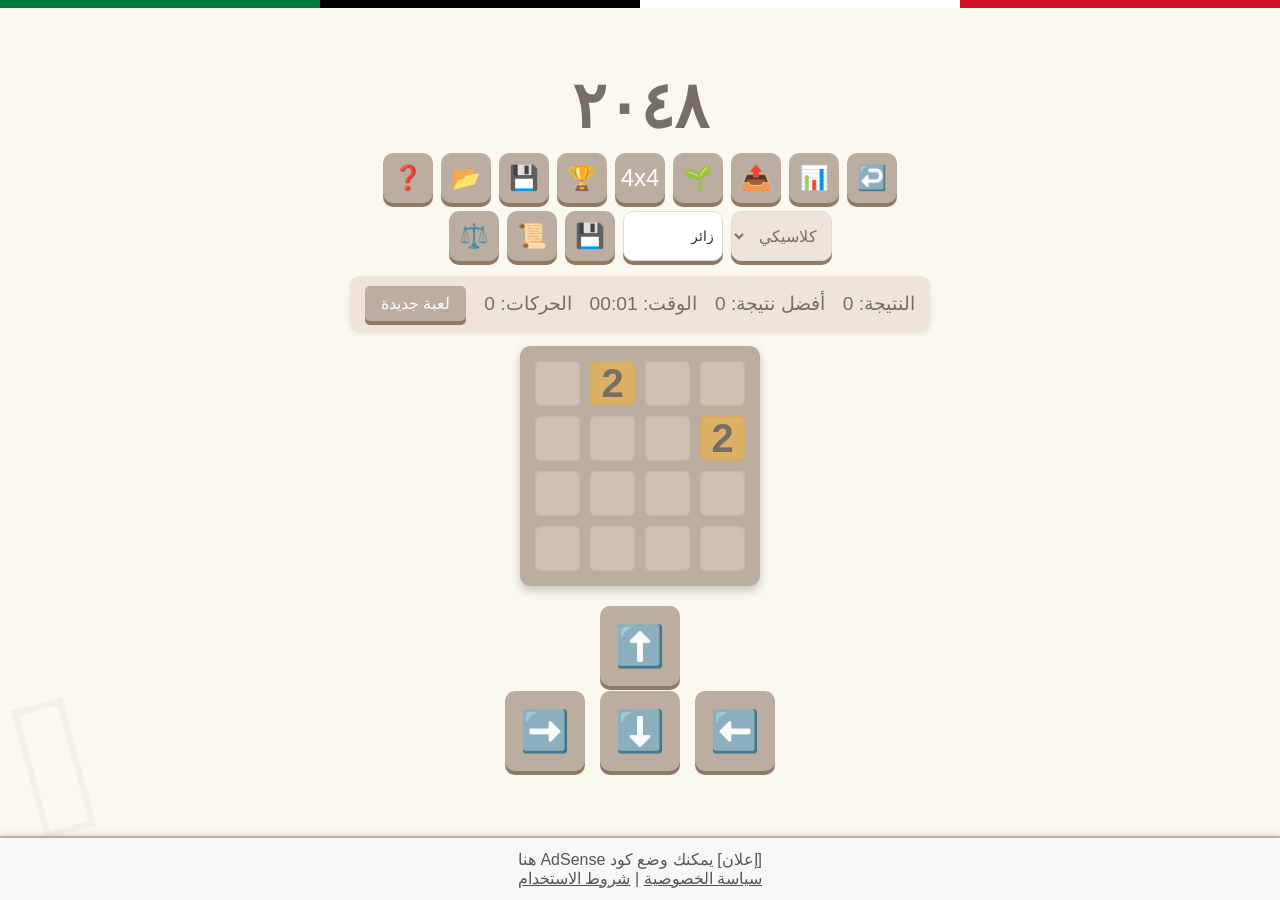
<file: index.html>
<!DOCTYPE html>
<html lang="ar" dir="rtl">
<head>
    <meta charset="UTF-8">
    <meta name="viewport" content="width=device-width, initial-scale=1.0, maximum-scale=1.0, user-scalable=no">
    <title>لعبة 2048 </title>
    <link rel="stylesheet" href="style.css">
    <meta name="theme-color" content="#4a4a4a">
</head>
<body class="theme-classic">
    <!-- شريط ألوان العلم العراقي -->
    <div class="flag-strip">
        <div class="red"></div>
        <div class="white"></div>
        <div class="black"></div>
        <div class="green"></div>
    </div>

    <div class="container">
        <h1 id="game-title">٢٠٤٨</h1>

        <!-- شريط الأدوات مع إضافة اسم المستخدم وروابط السياسات -->
        <div class="toolbar">
            <button id="undo-btn" title="تراجع">↩️</button>
            <button id="stats-btn" title="إحصائيات">📊</button>
            <button id="share-btn" title="مشاركة">📤</button>
            <button id="challenge-toggle" title="وضع التحدي">⚡</button>
            <button id="size-select" title="تغيير الحجم">4x4</button>
            <button id="leaderboard-btn" title="المتصدرين">🏆</button>
            <button id="export-btn" title="تصدير الحفظ">💾</button>
            <button id="import-btn" title="استيراد الحفظ">📂</button>
            <button id="howto-btn" title="كيف تلعب">❓</button>
            <!-- قائمة السمات -->
            <select id="theme-select" class="theme-select" title="اختر السمة">
                <option value="classic">كلاسيكي</option>
                <option value="dark">داكن</option>
                <option value="nature">طبيعة</option>
                <option value="futuristic">مستقبلي</option>
            </select>
            <!-- إدخال اسم اللاعب -->
            <input type="text" id="player-name" placeholder="اسمك" maxlength="20" class="player-name-input">
            <button id="save-name-btn" title="حفظ الاسم" class="toolbar-btn">💾</button>
            <!-- روابط سياسة الخصوصية وشروط الاستخدام (أيقونات) -->
            <a href="privacy-policy.html" style="text-decoration: none;" title="سياسة الخصوصية"><button>📜</button></a>
            <a href="terms-of-service.html" style="text-decoration: none;" title="شروط الاستخدام"><button>⚖️</button></a>
        </div>

        <!-- لوحة النتائج -->
        <div class="score-panel">
            <div>النتيجة: <span id="score">0</span></div>
            <div>أفضل نتيجة: <span id="high-score">0</span></div>
            <div>الوقت: <span id="timer">00:00</span></div>
            <div>الحركات: <span id="moves">0</span></div>
            <button id="new-game">لعبة جديدة</button>
        </div>

        <!-- شبكة اللعبة -->
        <div class="game-board" id="board"></div>

        <!-- أزرار التحكم -->
        <div class="control-buttons">
            <button class="control-btn" data-direction="up">⬆️</button>
            <div class="middle-row">
                <button class="control-btn" data-direction="left">⬅️</button>
                <button class="control-btn" data-direction="down">⬇️</button>
                <button class="control-btn" data-direction="right">➡️</button>
            </div>
        </div>
    </div>

    <!-- إعلان بانر ثابت مع روابط السياسات -->
    <div class="banner-ad">
        [إعلان] يمكنك وضع كود AdSense هنا
        <br>
        <a href="privacy-policy.html" style="color: var(--banner-text);">سياسة الخصوصية</a> | 
        <a href="terms-of-service.html" style="color: var(--banner-text);">شروط الاستخدام</a>
    </div>

    <!-- نوافذ منبثقة -->
    <div id="stats-modal" class="modal">
        <div class="modal-content">
            <span class="close">&times;</span>
            <h2>إحصائيات متقدمة</h2>
            <p>مجموع النقاط: <span id="total-score">0</span></p>
            <p>أكبر رقم: <span id="max-tile">0</span></p>
            <p>مرات الفوز: <span id="win-count">0</span></p>
            <p>مرات الخسارة: <span id="lose-count">0</span></p>
            <p>عدد الألعاب: <span id="games-played">0</span></p>
            <p>متوسط الوقت: <span id="avg-time">00:00</span></p>
        </div>
    </div>

    <div id="leaderboard-modal" class="modal">
        <div class="modal-content">
            <span class="close">&times;</span>
            <h2>🏆 أفضل 10 نتائج</h2>
            <ol id="leaderboard-list"></ol>
        </div>
    </div>

    <div id="howto-modal" class="modal">
        <div class="modal-content howto-content">
            <span class="close">&times;</span>
            <h2>كيف تلعب 2048</h2>
            <div class="howto-text">
                <p>🎯 <strong>الهدف:</strong> ادمج الأرقام المتساوية للوصول إلى 2048.</p>
                <p>🕹️ <strong>الطريقة:</strong> استخدم الأسهم أو السحب لتحريك الأرقام، وستندمج المتساوية.</p>
                <p>✨ <strong>نصائح:</strong> حافظ على أكبر رقم في زاوية، وخطط لحركاتك.</p>
            </div>
        </div>
    </div>

    <script src="script.js"></script>
</body>
</html>
</file>
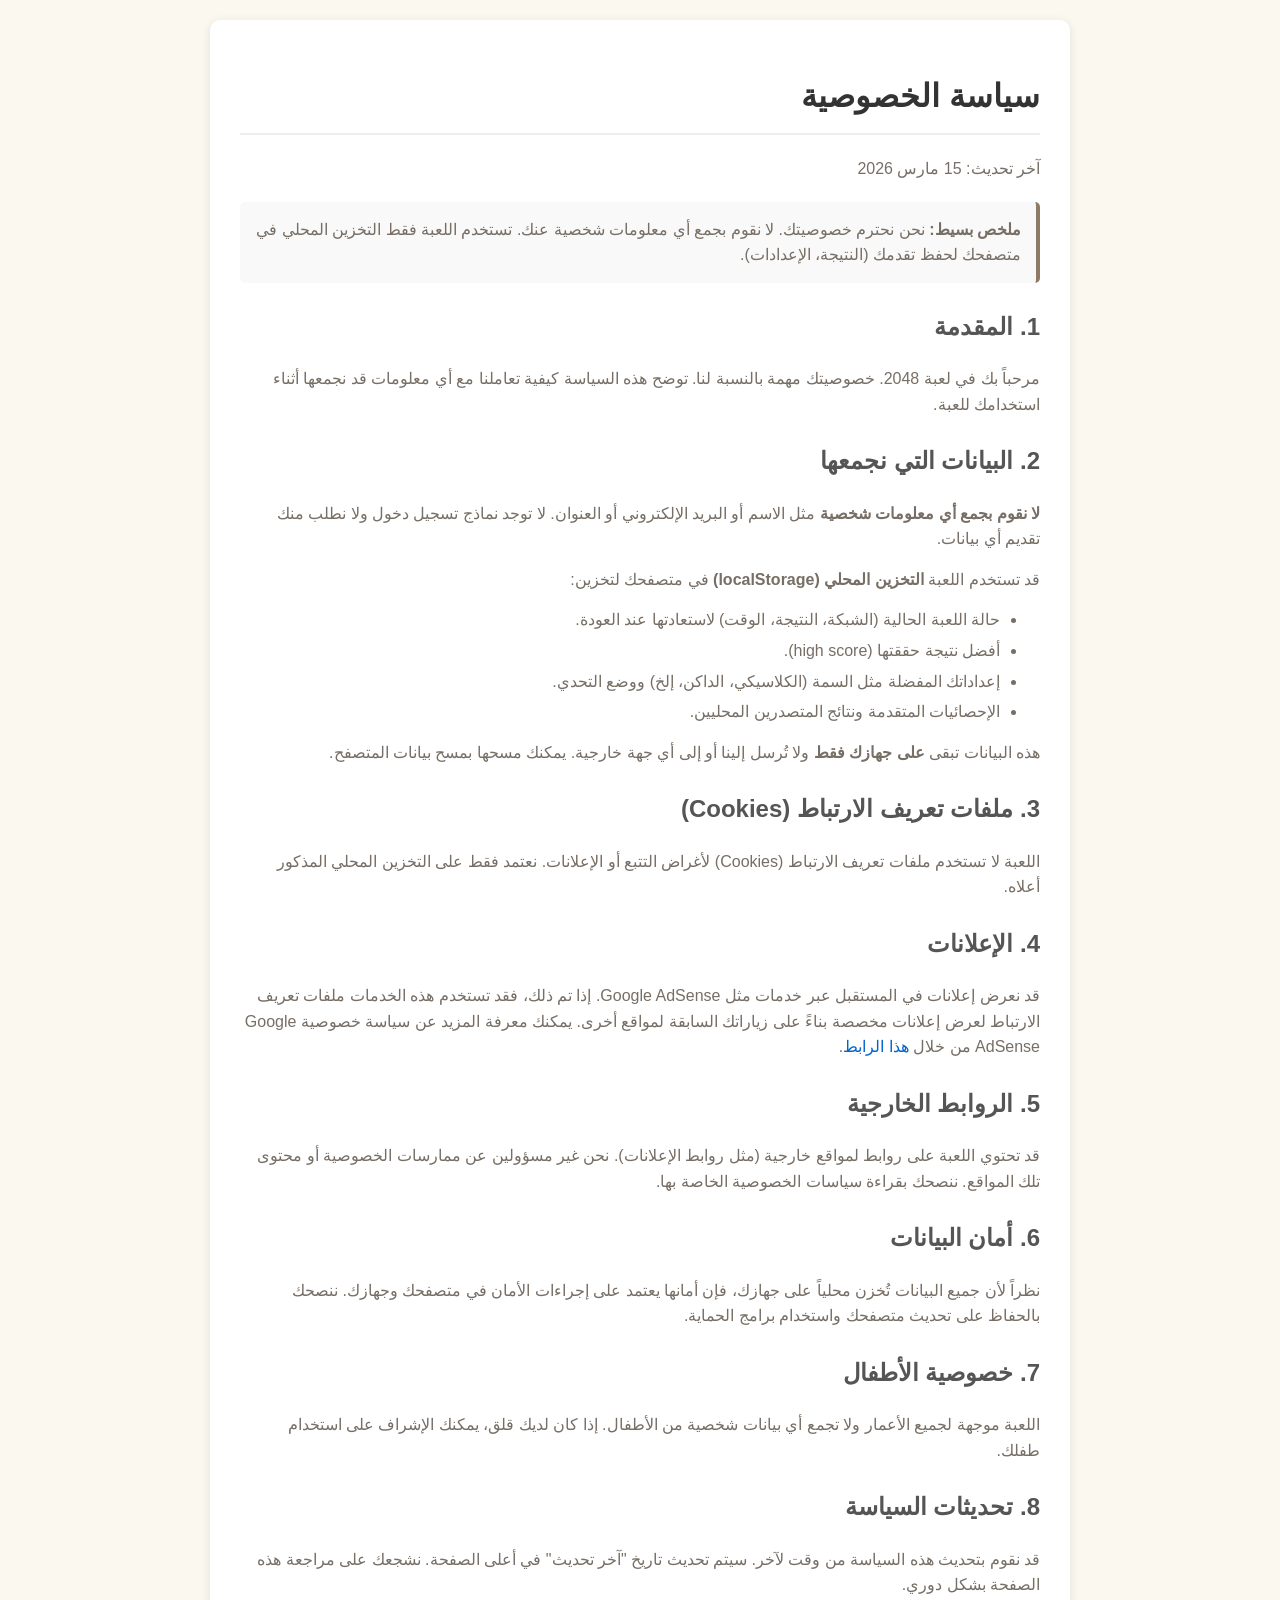
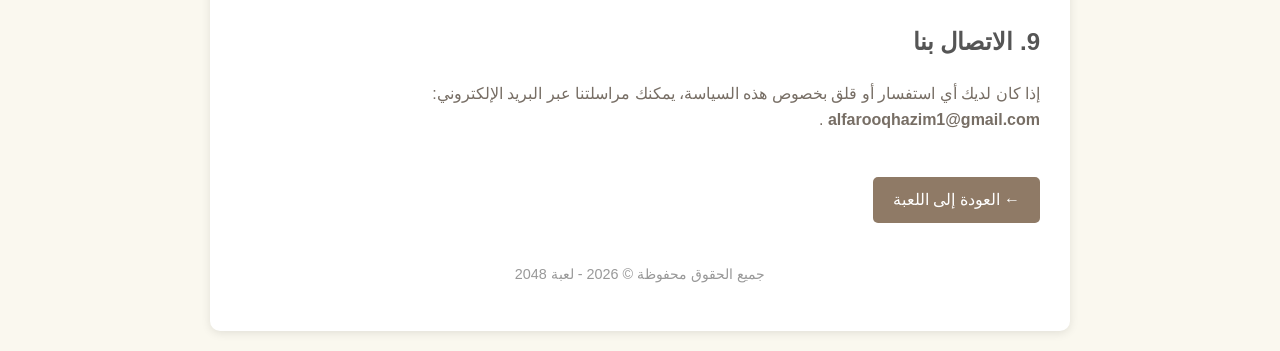
<file: privacy-policy.html>
<!DOCTYPE html>
<html lang="ar" dir="rtl">
<head>
    <meta charset="UTF-8">
    <meta name="viewport" content="width=device-width, initial-scale=1.0">
    <title>سياسة الخصوصية - لعبة 2048</title>
    <style>
        body {
            font-family: Arial, sans-serif;
            line-height: 1.6;
            margin: 0;
            padding: 20px;
            background-color: #faf8ef;
            color: #776e65;
            direction: rtl;
        }
        .container {
            max-width: 800px;
            margin: auto;
            background: #fff;
            padding: 30px;
            border-radius: 10px;
            box-shadow: 0 2px 10px rgba(0,0,0,0.1);
        }
        h1 {
            color: #333;
            border-bottom: 2px solid #eee;
            padding-bottom: 10px;
        }
        h2 {
            color: #555;
            margin-top: 25px;
        }
        p {
            margin: 15px 0;
        }
        ul {
            margin: 15px 0 15px 20px;
        }
        li {
            margin: 5px 0;
        }
        .note {
            background: #f9f9f9;
            padding: 15px;
            border-radius: 5px;
            border-right: 4px solid #8f7a66;
            margin: 20px 0;
        }
        a {
            color: #0066cc;
            text-decoration: none;
        }
        a:hover {
            text-decoration: underline;
        }
        .back-link {
            display: inline-block;
            margin-top: 30px;
            padding: 10px 20px;
            background: #8f7a66;
            color: white;
            border-radius: 5px;
            text-decoration: none;
            transition: background 0.3s;
        }
        .back-link:hover {
            background: #9f8a76;
            text-decoration: none;
        }
        footer {
            margin-top: 40px;
            text-align: center;
            color: #999;
            font-size: 0.9rem;
        }
    </style>
</head>
<body>
    <div class="container">
        <h1>سياسة الخصوصية</h1>
        <p>آخر تحديث: 15 مارس 2026</p>

        <div class="note">
            <strong>ملخص بسيط:</strong> نحن نحترم خصوصيتك. لا نقوم بجمع أي معلومات شخصية عنك. تستخدم اللعبة فقط التخزين المحلي في متصفحك لحفظ تقدمك (النتيجة، الإعدادات).
        </div>

        <h2>1. المقدمة</h2>
        <p>مرحباً بك في لعبة 2048. خصوصيتك مهمة بالنسبة لنا. توضح هذه السياسة كيفية تعاملنا مع أي معلومات قد نجمعها أثناء استخدامك للعبة.</p>

        <h2>2. البيانات التي نجمعها</h2>
        <p><strong>لا نقوم بجمع أي معلومات شخصية</strong> مثل الاسم أو البريد الإلكتروني أو العنوان. لا توجد نماذج تسجيل دخول ولا نطلب منك تقديم أي بيانات.</p>
        <p>قد تستخدم اللعبة <strong>التخزين المحلي (localStorage)</strong> في متصفحك لتخزين:</p>
        <ul>
            <li>حالة اللعبة الحالية (الشبكة، النتيجة، الوقت) لاستعادتها عند العودة.</li>
            <li>أفضل نتيجة حققتها (high score).</li>
            <li>إعداداتك المفضلة مثل السمة (الكلاسيكي، الداكن، إلخ) ووضع التحدي.</li>
            <li>الإحصائيات المتقدمة ونتائج المتصدرين المحليين.</li>
        </ul>
        <p>هذه البيانات تبقى <strong>على جهازك فقط</strong> ولا تُرسل إلينا أو إلى أي جهة خارجية. يمكنك مسحها بمسح بيانات المتصفح.</p>

        <h2>3. ملفات تعريف الارتباط (Cookies)</h2>
        <p>اللعبة لا تستخدم ملفات تعريف الارتباط (Cookies) لأغراض التتبع أو الإعلانات. نعتمد فقط على التخزين المحلي المذكور أعلاه.</p>

        <h2>4. الإعلانات</h2>
        <p>قد نعرض إعلانات في المستقبل عبر خدمات مثل Google AdSense. إذا تم ذلك، فقد تستخدم هذه الخدمات ملفات تعريف الارتباط لعرض إعلانات مخصصة بناءً على زياراتك السابقة لمواقع أخرى. يمكنك معرفة المزيد عن سياسة خصوصية Google AdSense من خلال <a href="https://policies.google.com/technologies/ads" target="_blank">هذا الرابط</a>.</p>

        <h2>5. الروابط الخارجية</h2>
        <p>قد تحتوي اللعبة على روابط لمواقع خارجية (مثل روابط الإعلانات). نحن غير مسؤولين عن ممارسات الخصوصية أو محتوى تلك المواقع. ننصحك بقراءة سياسات الخصوصية الخاصة بها.</p>

        <h2>6. أمان البيانات</h2>
        <p>نظراً لأن جميع البيانات تُخزن محلياً على جهازك، فإن أمانها يعتمد على إجراءات الأمان في متصفحك وجهازك. ننصحك بالحفاظ على تحديث متصفحك واستخدام برامج الحماية.</p>

        <h2>7. خصوصية الأطفال</h2>
        <p>اللعبة موجهة لجميع الأعمار ولا تجمع أي بيانات شخصية من الأطفال. إذا كان لديك قلق، يمكنك الإشراف على استخدام طفلك.</p>

        <h2>8. تحديثات السياسة</h2>
        <p>قد نقوم بتحديث هذه السياسة من وقت لآخر. سيتم تحديث تاريخ "آخر تحديث" في أعلى الصفحة. نشجعك على مراجعة هذه الصفحة بشكل دوري.</p>

        <h2>9. الاتصال بنا</h2>
        <p>إذا كان لديك أي استفسار أو قلق بخصوص هذه السياسة، يمكنك مراسلتنا عبر البريد الإلكتروني: <strong>alfarooqhazim1@gmail.com</strong> .</p>

        <a href="index.html" class="back-link">← العودة إلى اللعبة</a>

        <footer>
            <p>جميع الحقوق محفوظة &copy; 2026 - لعبة 2048</p>
        </footer>
    </div>
</body>
</html>
</file>
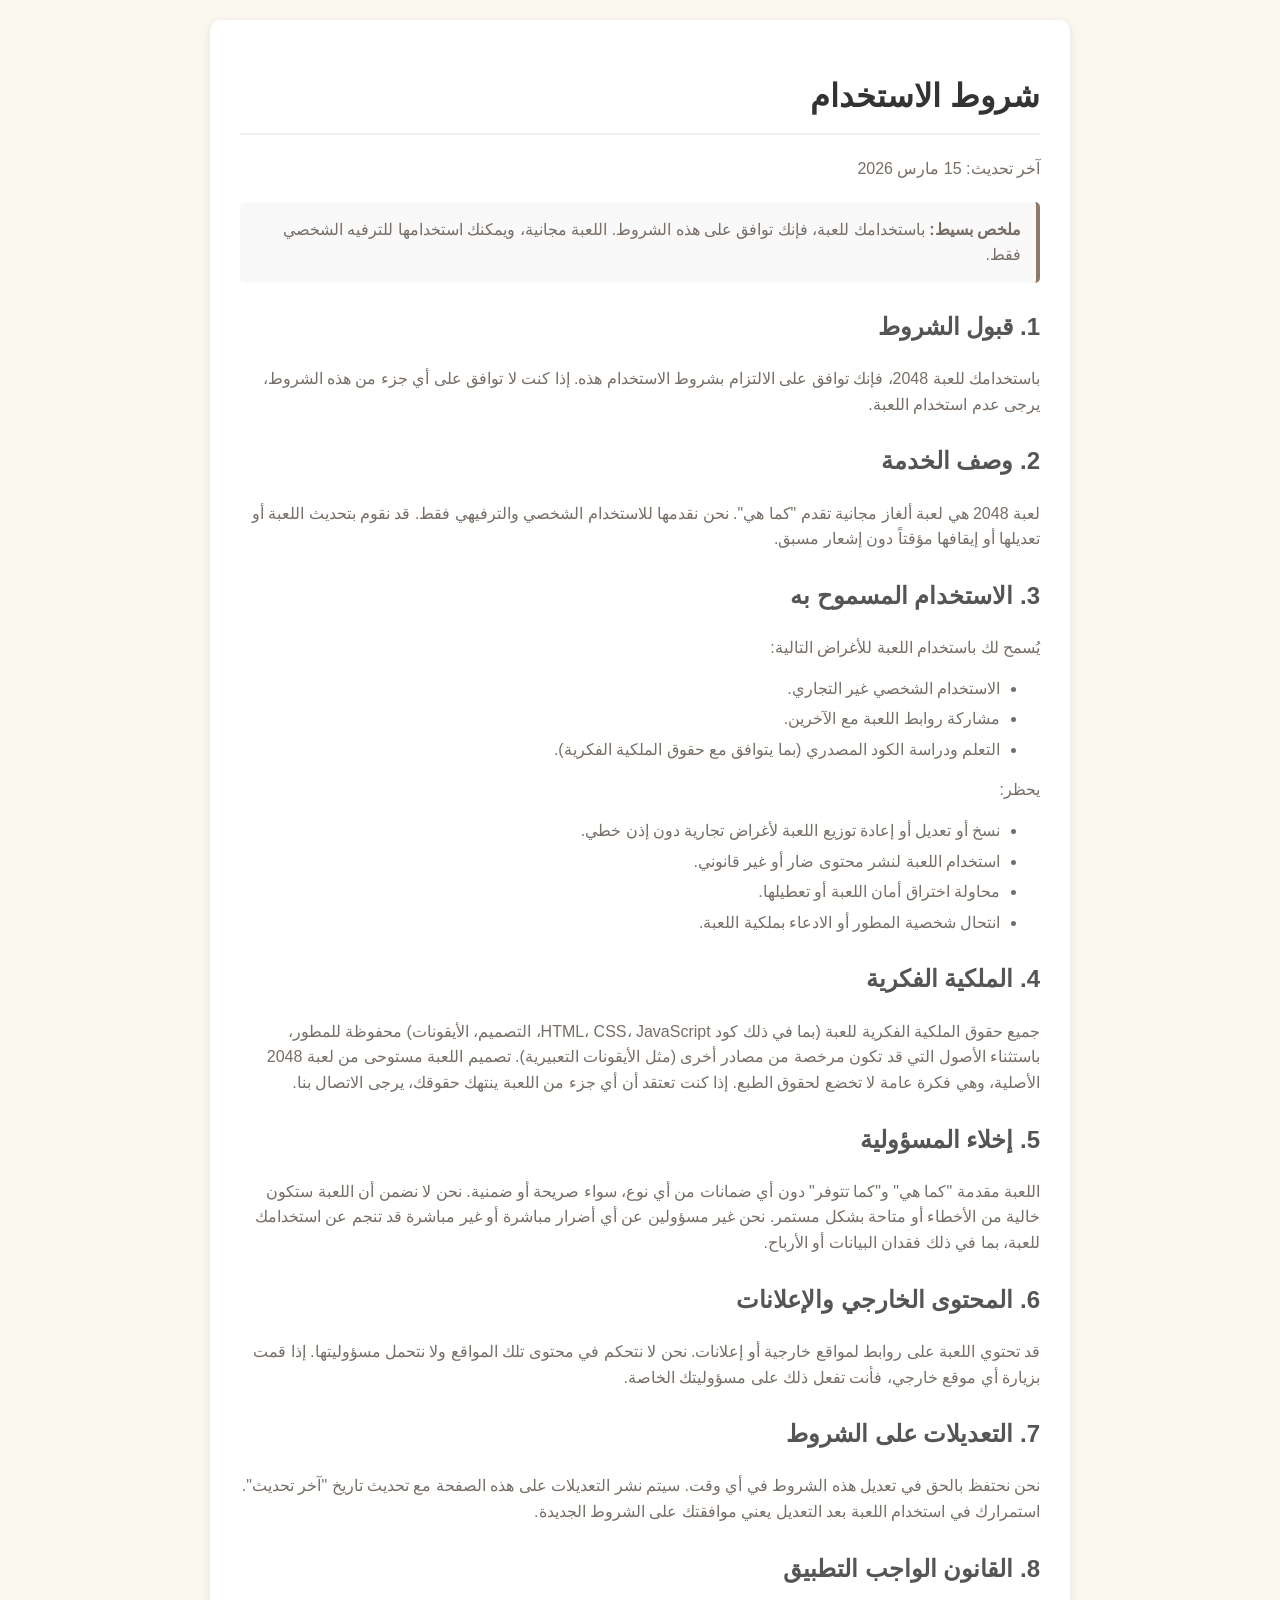
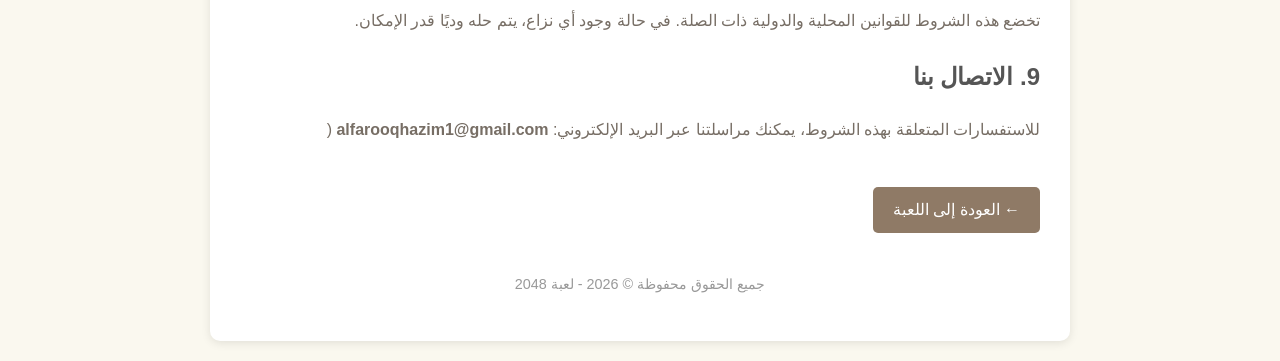
<file: terms-of-service.html>
<!DOCTYPE html>
<html lang="ar" dir="rtl">
<head>
    <meta charset="UTF-8">
    <meta name="viewport" content="width=device-width, initial-scale=1.0">
    <title>شروط الاستخدام - لعبة 2048</title>
    <style>
        body {
            font-family: Arial, sans-serif;
            line-height: 1.6;
            margin: 0;
            padding: 20px;
            background-color: #faf8ef;
            color: #776e65;
            direction: rtl;
        }
        .container {
            max-width: 800px;
            margin: auto;
            background: #fff;
            padding: 30px;
            border-radius: 10px;
            box-shadow: 0 2px 10px rgba(0,0,0,0.1);
        }
        h1 {
            color: #333;
            border-bottom: 2px solid #eee;
            padding-bottom: 10px;
        }
        h2 {
            color: #555;
            margin-top: 25px;
        }
        p {
            margin: 15px 0;
        }
        ul {
            margin: 15px 0 15px 20px;
        }
        li {
            margin: 5px 0;
        }
        .note {
            background: #f9f9f9;
            padding: 15px;
            border-radius: 5px;
            border-right: 4px solid #8f7a66;
            margin: 20px 0;
        }
        a {
            color: #0066cc;
            text-decoration: none;
        }
        a:hover {
            text-decoration: underline;
        }
        .back-link {
            display: inline-block;
            margin-top: 30px;
            padding: 10px 20px;
            background: #8f7a66;
            color: white;
            border-radius: 5px;
            text-decoration: none;
            transition: background 0.3s;
        }
        .back-link:hover {
            background: #9f8a76;
            text-decoration: none;
        }
        footer {
            margin-top: 40px;
            text-align: center;
            color: #999;
            font-size: 0.9rem;
        }
    </style>
</head>
<body>
    <div class="container">
        <h1>شروط الاستخدام</h1>
        <p>آخر تحديث: 15 مارس 2026</p>

        <div class="note">
            <strong>ملخص بسيط:</strong> باستخدامك للعبة، فإنك توافق على هذه الشروط. اللعبة مجانية، ويمكنك استخدامها للترفيه الشخصي فقط.
        </div>

        <h2>1. قبول الشروط</h2>
        <p>باستخدامك للعبة 2048، فإنك توافق على الالتزام بشروط الاستخدام هذه. إذا كنت لا توافق على أي جزء من هذه الشروط، يرجى عدم استخدام اللعبة.</p>

        <h2>2. وصف الخدمة</h2>
        <p>لعبة 2048 هي لعبة ألغاز مجانية تقدم "كما هي". نحن نقدمها للاستخدام الشخصي والترفيهي فقط. قد نقوم بتحديث اللعبة أو تعديلها أو إيقافها مؤقتاً دون إشعار مسبق.</p>

        <h2>3. الاستخدام المسموح به</h2>
        <p>يُسمح لك باستخدام اللعبة للأغراض التالية:</p>
        <ul>
            <li>الاستخدام الشخصي غير التجاري.</li>
            <li>مشاركة روابط اللعبة مع الآخرين.</li>
            <li>التعلم ودراسة الكود المصدري (بما يتوافق مع حقوق الملكية الفكرية).</li>
        </ul>
        <p>يحظر:</p>
        <ul>
            <li>نسخ أو تعديل أو إعادة توزيع اللعبة لأغراض تجارية دون إذن خطي.</li>
            <li>استخدام اللعبة لنشر محتوى ضار أو غير قانوني.</li>
            <li>محاولة اختراق أمان اللعبة أو تعطيلها.</li>
            <li>انتحال شخصية المطور أو الادعاء بملكية اللعبة.</li>
        </ul>

        <h2>4. الملكية الفكرية</h2>
        <p>جميع حقوق الملكية الفكرية للعبة (بما في ذلك كود HTML، CSS، JavaScript، التصميم، الأيقونات) محفوظة للمطور، باستثناء الأصول التي قد تكون مرخصة من مصادر أخرى (مثل الأيقونات التعبيرية). تصميم اللعبة مستوحى من لعبة 2048 الأصلية، وهي فكرة عامة لا تخضع لحقوق الطبع. إذا كنت تعتقد أن أي جزء من اللعبة ينتهك حقوقك، يرجى الاتصال بنا.</p>

        <h2>5. إخلاء المسؤولية</h2>
        <p>اللعبة مقدمة "كما هي" و"كما تتوفر" دون أي ضمانات من أي نوع، سواء صريحة أو ضمنية. نحن لا نضمن أن اللعبة ستكون خالية من الأخطاء أو متاحة بشكل مستمر. نحن غير مسؤولين عن أي أضرار مباشرة أو غير مباشرة قد تنجم عن استخدامك للعبة، بما في ذلك فقدان البيانات أو الأرباح.</p>

        <h2>6. المحتوى الخارجي والإعلانات</h2>
        <p>قد تحتوي اللعبة على روابط لمواقع خارجية أو إعلانات. نحن لا نتحكم في محتوى تلك المواقع ولا نتحمل مسؤوليتها. إذا قمت بزيارة أي موقع خارجي، فأنت تفعل ذلك على مسؤوليتك الخاصة.</p>

        <h2>7. التعديلات على الشروط</h2>
        <p>نحن نحتفظ بالحق في تعديل هذه الشروط في أي وقت. سيتم نشر التعديلات على هذه الصفحة مع تحديث تاريخ "آخر تحديث". استمرارك في استخدام اللعبة بعد التعديل يعني موافقتك على الشروط الجديدة.</p>

        <h2>8. القانون الواجب التطبيق</h2>
        <p>تخضع هذه الشروط للقوانين المحلية والدولية ذات الصلة. في حالة وجود أي نزاع، يتم حله وديًا قدر الإمكان.</p>

        <h2>9. الاتصال بنا</h2>
        <p>للاستفسارات المتعلقة بهذه الشروط، يمكنك مراسلتنا عبر البريد الإلكتروني: <strong>alfarooqhazim1@gmail.com</strong> (</p>

        <a href="index.html" class="back-link">← العودة إلى اللعبة</a>

        <footer>
            <p>جميع الحقوق محفوظة &copy; 2026 - لعبة 2048</p>
        </footer>
    </div>
</body>
</html>
</file>
<file: style.css>
/* ---------- ملف style.css الكامل مع جميع التنسيقات والسمات ---------- */
* {
    box-sizing: border-box;
    margin: 0;
    padding: 0;
}

/* تعريف متغيرات السمة الكلاسيكية (الافتراضية) */
:root {
    --bg-color: #faf8ef;
    --text-color: #776e65;
    --panel-bg: #eee4da;
    --board-bg: #bbada0;
    --cell-bg: #cdc1b4;
    --button-bg: #bbada0;
    --button-shadow: #8f7a66;
    --button-hover: #9f8a76;
    --banner-bg: #f8f8f8;
    --banner-text: #555;
    --modal-bg: #fefefe;
    --modal-text: #333;
    --border-light: #ddd;
    --input-bg: #fff;
    --input-text: #333;
}

/* السمة الداكنة */
body.theme-dark {
    --bg-color: #1e1e2f;
    --text-color: #f0f0f0;
    --panel-bg: #2d2d44;
    --board-bg: #3a3a55;
    --cell-bg: #4a4a6a;
    --button-bg: #4a4a6a;
    --button-shadow: #2a2a3a;
    --button-hover: #5a5a7a;
    --banner-bg: #2d2d44;
    --banner-text: #ccc;
    --modal-bg: #2d2d44;
    --modal-text: #f0f0f0;
    --border-light: #555;
    --input-bg: #3a3a55;
    --input-text: #f0f0f0;
}

/* السمة الطبيعية */
body.theme-nature {
    --bg-color: #e8f5e9;
    --text-color: #2e7d32;
    --panel-bg: #c8e6c9;
    --board-bg: #81c784;
    --cell-bg: #a5d6a7;
    --button-bg: #66bb6a;
    --button-shadow: #2e7d32;
    --button-hover: #4caf50;
    --banner-bg: #c8e6c9;
    --banner-text: #2e7d32;
    --modal-bg: #f1f8e9;
    --modal-text: #1b5e20;
    --border-light: #a5d6a7;
    --input-bg: #fff;
    --input-text: #1b5e20;
}

/* السمة المستقبلية */
body.theme-futuristic {
    --bg-color: #0a192f;
    --text-color: #ccd6f6;
    --panel-bg: #172a45;
    --board-bg: #1e3a5f;
    --cell-bg: #2b4b75;
    --button-bg: #2b4b75;
    --button-shadow: #0a192f;
    --button-hover: #3a6b9f;
    --banner-bg: #172a45;
    --banner-text: #8892b0;
    --modal-bg: #172a45;
    --modal-text: #ccd6f6;
    --border-light: #2b4b75;
    --input-bg: #1e3a5f;
    --input-text: #ccd6f6;
}

/* تطبيق المتغيرات على العناصر */
body {
    font-family: 'Arial', Helvetica, sans-serif;
    background-color: var(--bg-color);
    color: var(--text-color);
    display: flex;
    justify-content: center;
    align-items: center;
    min-height: 100vh;
    margin: 0;
    direction: rtl;
    padding-bottom: 70px; /* مساحة للبانر الثابت */
    position: relative;
    overflow-x: hidden;
    transition: background-color 0.3s, color 0.3s;
}

/* نقش تراثي خفيف (يظهر في جميع السمات) */
body::before {
    content: "𖧷";
    font-size: min(200px, 40vw);
    color: rgba(0, 0, 0, 0.03);
    position: fixed;
    bottom: 20px;
    left: 20px;
    transform: rotate(-15deg);
    pointer-events: none;
    z-index: -1;
    font-family: Arial, sans-serif;
}

body.theme-dark::before {
    color: rgba(255, 255, 255, 0.03);
}

body.theme-nature::before {
    color: rgba(46, 125, 50, 0.03);
}

body.theme-futuristic::before {
    color: rgba(204, 214, 246, 0.03);
}

/* الحاوية الرئيسية */
.container {
    text-align: center;
    width: 100%;
    max-width: 600px;
    padding: 10px;
}

/* العنوان */
h1 {
    color: var(--text-color);
    font-size: clamp(2.5rem, 10vw, 4rem);
    margin: 10px 0;
}

/* شريط العلم العراقي (ثابت) */
.flag-strip {
    display: flex;
    height: 8px;
    width: 100%;
    position: fixed;
    top: 0;
    left: 0;
    z-index: 1000;
}
.flag-strip div {
    flex: 1;
    height: 100%;
}
.flag-strip .red { background-color: #ce1126; }
.flag-strip .white { background-color: #ffffff; }
.flag-strip .black { background-color: #000000; }
.flag-strip .green { background-color: #007a3d; }

/* شريط الأدوات */
.toolbar {
    display: flex;
    flex-wrap: wrap;
    justify-content: center;
    align-items: center;
    gap: 8px;
    margin: 10px 0;
}

.toolbar button,
.theme-select,
.player-name-input,
.toolbar-btn {
    background-color: var(--button-bg);
    border: none;
    color: white;
    font-size: 1.5rem;
    width: 50px;
    height: 50px;
    border-radius: 10px;
    cursor: pointer;
    box-shadow: 0 4px 0 var(--button-shadow);
    transition: all 0.2s ease;
    display: inline-flex;
    align-items: center;
    justify-content: center;
}

.theme-select {
    width: auto;
    padding: 0 10px;
    font-size: 1rem;
    color: var(--text-color);
    background-color: var(--panel-bg);
    box-shadow: 0 4px 0 var(--button-shadow);
    cursor: pointer;
    border: 1px solid var(--border-light);
}

.player-name-input {
    width: 100px;
    font-size: 0.9rem;
    padding: 0 8px;
    background-color: var(--input-bg);
    color: var(--input-text);
    border: 1px solid var(--border-light);
    cursor: text;
}

.toolbar-btn {
    font-size: 1.2rem;
}

.toolbar button:active,
.theme-select:active,
.toolbar-btn:active {
    transform: translateY(4px);
    box-shadow: none;
}

.toolbar button:hover,
.theme-select:hover,
.toolbar-btn:hover {
    background-color: var(--button-hover);
}

/* لوحة النتائج */
.score-panel {
    display: flex;
    flex-wrap: wrap;
    justify-content: space-between;
    align-items: center;
    margin: 15px auto;
    width: 100%;
    font-size: clamp(1rem, 4vw, 1.2rem);
    color: var(--text-color);
    background-color: var(--panel-bg);
    padding: 10px 15px;
    border-radius: 10px;
    gap: 10px;
    box-shadow: 0 2px 5px rgba(0,0,0,0.1);
}

#new-game {
    background-color: var(--button-bg);
    color: white;
    border: none;
    padding: 8px 16px;
    border-radius: 5px;
    font-size: 1rem;
    cursor: pointer;
    min-width: 100px;
    box-shadow: 0 4px 0 var(--button-shadow);
    transition: all 0.2s ease;
}

#new-game:active {
    transform: translateY(4px);
    box-shadow: none;
}

/* شبكة اللعبة */
.game-board {
    display: grid;
    gap: clamp(5px, 2vw, 10px);
    background-color: var(--board-bg);
    padding: clamp(10px, 3vw, 15px);
    border-radius: 10px;
    width: fit-content;
    margin: 0 auto;
    max-width: min(90vw, 600px);
    touch-action: none;
    user-select: none;
    box-shadow: 0 5px 10px rgba(0,0,0,0.2);
}

/* الخلايا */
.cell {
    aspect-ratio: 1 / 1;
    background-color: var(--cell-bg);
    border-radius: 5px;
    display: flex;
    justify-content: center;
    align-items: center;
    font-size: clamp(1.5rem, 6vw, 2.5rem);
    font-weight: bold;
    color: var(--text-color);
    transition: all 0.15s ease-in-out;
    box-shadow: inset 0 0 3px rgba(0,0,0,0.1);
    position: relative;
}

/* تأثيرات الحركة */
.cell.new {
    animation: appear 0.2s ease;
}

@keyframes appear {
    0% { transform: scale(0); }
    100% { transform: scale(1); }
}

.cell.merge {
    animation: merge 0.15s ease;
}

@keyframes merge {
    0% { transform: scale(1); }
    50% { transform: scale(1.2); }
    100% { transform: scale(1); }
}

/* أزرار التحكم */
.control-buttons {
    margin-top: 20px;
    display: flex;
    flex-direction: column;
    align-items: center;
    gap: 5px;
}

.middle-row {
    display: flex;
    gap: clamp(10px, 4vw, 15px);
    justify-content: center;
}

.control-btn {
    background-color: var(--button-bg);
    border: none;
    color: white;
    font-size: clamp(1.8rem, 8vw, 2.5rem);
    width: clamp(60px, 18vw, 80px);
    height: clamp(60px, 18vw, 80px);
    border-radius: 10px;
    cursor: pointer;
    box-shadow: 0 4px 0 var(--button-shadow);
    transition: all 0.1s ease;
    display: flex;
    align-items: center;
    justify-content: center;
    -webkit-tap-highlight-color: transparent;
}

.control-btn:active {
    transform: translateY(4px);
    box-shadow: none;
}

.control-btn:hover {
    background-color: var(--button-hover);
}

/* إعلان البانر الثابت */
.banner-ad {
    position: fixed;
    bottom: 0;
    left: 0;
    width: 100%;
    background-color: var(--banner-bg);
    border-top: 2px solid var(--board-bg);
    padding: clamp(8px, 2vh, 12px);
    text-align: center;
    font-size: clamp(14px, 4vw, 16px);
    color: var(--banner-text);
    z-index: 1000;
    box-shadow: 0 -2px 5px rgba(0,0,0,0.1);
}

/* النوافذ المنبثقة (modal) */
.modal {
    display: none;
    position: fixed;
    z-index: 10001;
    left: 0;
    top: 0;
    width: 100%;
    height: 100%;
    overflow: auto;
    background-color: rgba(0,0,0,0.5);
    backdrop-filter: blur(5px);
}

.modal-content {
    background-color: var(--modal-bg);
    color: var(--modal-text);
    margin: 15% auto;
    padding: 20px;
    border: 1px solid var(--border-light);
    width: 80%;
    max-width: 400px;
    border-radius: 10px;
    direction: rtl;
    box-shadow: 0 5px 15px rgba(0,0,0,0.3);
}

.close {
    color: #aaa;
    float: left;
    font-size: 28px;
    font-weight: bold;
    cursor: pointer;
    transition: color 0.2s;
}

.close:hover {
    color: var(--text-color);
}

/* تنسيق خاص بنافذة كيف تلعب */
.howto-content {
    max-width: 500px;
    text-align: right;
}

.howto-text {
    font-size: 1.1rem;
    line-height: 1.6;
    color: var(--modal-text);
}

.howto-text ul {
    padding-right: 20px;
    margin: 10px 0;
}

.howto-text li {
    margin: 5px 0;
}

/* قائمة المتصدرين */
#leaderboard-list {
    list-style-position: inside;
    padding-right: 0;
    margin: 10px 0;
}

#leaderboard-list li {
    padding: 5px;
    border-bottom: 1px solid var(--border-light);
}

/* تحسينات للشاشات الصغيرة */
@media (max-width: 500px) {
    .toolbar button,
    .theme-select,
    .player-name-input,
    .toolbar-btn {
        width: 40px;
        height: 40px;
        font-size: 1.2rem;
    }
    .theme-select {
        width: auto;
        font-size: 0.9rem;
        padding: 0 5px;
    }
    .player-name-input {
        width: 80px;
        font-size: 0.8rem;
    }
    .score-panel {
        flex-direction: column;
        text-align: center;
    }
    .modal-content {
        margin: 30% auto;
        width: 90%;
    }
}

/* تحسينات للأجهزة الصغيرة جداً */
@media (max-width: 350px) {
    .control-btn {
        width: 50px;
        height: 50px;
        font-size: 1.5rem;
    }
    .toolbar button {
        width: 35px;
        height: 35px;
        font-size: 1rem;
    }
    .player-name-input {
        width: 70px;
    }
}
</file>
